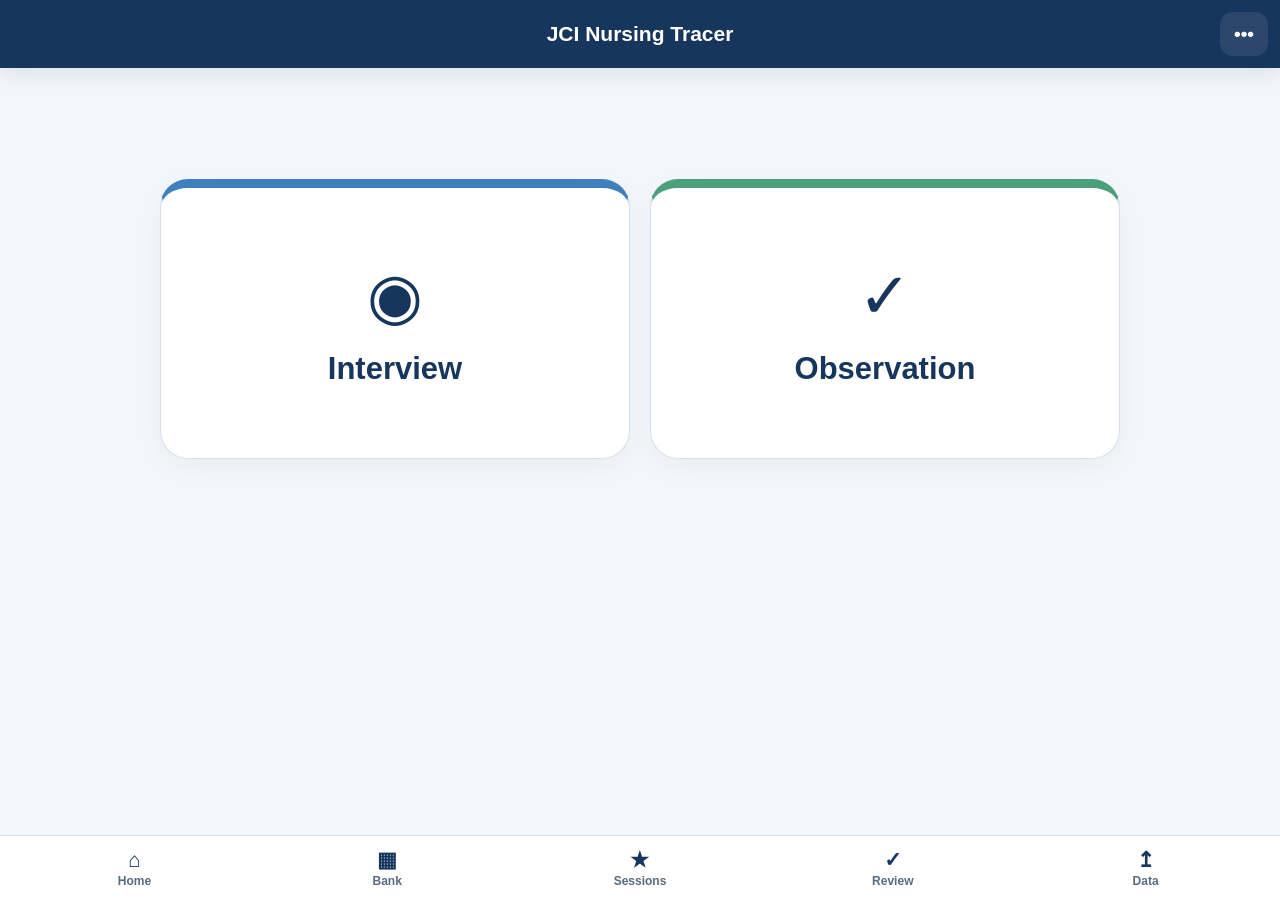
<file: jci-tracer/index.html>
<!doctype html>
<html lang="en">
<head>
  <meta charset="utf-8"><meta name="viewport" content="width=device-width,initial-scale=1,viewport-fit=cover">
  <meta name="theme-color" content="#17365d"><meta name="apple-mobile-web-app-capable" content="yes"><meta name="apple-mobile-web-app-status-bar-style" content="default"><meta name="apple-mobile-web-app-title" content="JCI Tracer">
  <link rel="apple-touch-icon" href="./icons/icon-180.png"><link rel="manifest" href="./manifest.webmanifest"><link rel="stylesheet" href="./style.css"><title>JCI Nursing Tracer</title>
</head>
<body><div id="app">
<header class="topbar"><button id="headerBack" class="iconBtn hidden" aria-label="Back">‹</button><h1>JCI Nursing Tracer</h1><button id="menuBtn" class="iconBtn" aria-label="Menu">•••</button></header>
<main>
<section id="setupScreen" class="screen"><div class="panel narrow"><h2>Set Up</h2><p class="muted">Import the workflow database to begin.</p><div id="dbStatus" class="notice"></div><button id="importDbBtn" class="primary wide">Import Database</button><input id="dbFile" type="file" accept=".json,application/json" hidden></div></section>
<section id="homeScreen" class="screen"><div class="homeChoices"><button id="startInterview" class="homeChoice interviewAccent"><span class="homeIcon">◉</span><b>Interview</b></button><button id="startObservation" class="homeChoice observationAccent"><span class="homeIcon">✓</span><b>Observation</b></button></div></section>
<section id="utilityScreen" class="screen"><div class="panel"><h2>Menu</h2><div class="grid two"><button id="menuHistory" class="choice"><b>History & Review</b><small>Completed interviews and rounds</small></button><button id="menuSaved" class="choice"><b>Saved Sessions</b><small>Reusable interview templates</small></button><button id="menuBank" class="choice"><b>Interview Bank</b><small>Browse or build a session</small></button><button id="menuData" class="choice"><b>Data & Backup</b><small>Export, restore, or replace database</small></button></div></div></section>

<section id="interviewUnitScreen" class="screen"><div class="panel"><h2>Choose Unit</h2><div id="interviewUnitGrid" class="grid two"></div></div></section>
<section id="interviewRoleScreen" class="screen"><div class="panel narrow"><h2 id="interviewRoleHeading">Choose Role</h2><div class="grid three roleGrid"><button class="choice interviewRole" data-role="SN">Staff Nurse</button><button class="choice interviewRole" data-role="CN">Charge Nurse</button><button class="choice interviewRole" data-role="HN">Head Nurse</button></div></div></section>
<section id="interviewModeScreen" class="screen"><div class="panel"><h2>Choose Interview</h2><div id="interviewContext" class="contextLine"></div><div class="grid two modeGrid"><button class="mode interviewMode" data-mode="quick"><span>◈</span><b>General Round</b><small>Mixed questions</small></button><button class="mode interviewMode" data-mode="general"><span>●</span><b>Core Questions</b><small>Common essentials</small></button><button class="mode interviewMode" data-mode="situation"><span>◎</span><b>Patient / Situation</b><small>Current patient, device, procedure, or event</small></button><button class="mode interviewMode" data-mode="chapter"><span>▦</span><b>By Chapter</b><small>Select JCI chapter</small></button><button class="mode interviewMode spanTwo" data-mode="more"><span>•••</span><b>More</b><small>Saved Session or Manual Bank</small></button></div></div></section>
<section id="moreInterviewScreen" class="screen"><div class="panel narrow"><h2>More</h2><div class="grid two"><button id="openSavedFromFlow" class="choice"><b>Saved Session</b><small>Use a reusable template</small></button><button id="openManualFromFlow" class="choice"><b>Manual Bank</b><small>Select exact questions</small></button></div></div></section>
<section id="builderScreen" class="screen"><div class="panel narrow"><h2 id="builderTitle">Configure</h2><div id="builderGrid" class="grid two"></div><div class="simpleConfig"><label>Questions</label><select id="builderCount"><option value="5">5</option><option value="8" selected>8</option><option value="12">12</option><option value="20">20</option></select></div><div id="builderStatus" class="micro"></div><button id="builderContinue" class="primary wide">Continue</button></div></section>
<section id="staffConfirmScreen" class="screen"><div class="panel narrow"><h2>Staff ID</h2><div id="staffConfirmContext" class="contextLine"></div><label>Staff ID</label><input id="staffConfirmId" type="text" autocomplete="off" placeholder="Enter Staff ID"><button id="changeQuestionCount" class="textBtn">Change question number</button><button id="staffConfirmStart" class="primary wide">Start Interview</button></div></section>

<section id="bankSetupScreen" class="screen"><div class="panel narrow"><h2>Interview Bank</h2><label>Unit</label><select id="bankUnit"></select><label>Role</label><select id="bankRole"><option value="SN">Staff Nurse</option><option value="CN">Charge Nurse</option><option value="HN">Head Nurse</option></select><button id="openBankBtn" class="primary wide">Open Bank</button></div></section>
<section id="bankScreen" class="screen"><div class="panel"><div class="headingRow"><div><h2 id="bankHeading">Manual Bank</h2><div id="bankCount" class="micro"></div></div><button id="bankBack" class="secondary compactBtn">Back</button></div><div class="bankFilters"><input id="bankSearch" type="search" placeholder="Search questions"><select id="bankChapter"></select></div><div class="selectionBar"><b id="selectedCount">0 selected</b><button id="reviewSelection" class="primary compactBtn">Review</button></div><div id="bankList"></div></div></section>
<section id="selectionScreen" class="screen"><div class="panel"><h2>Selected Questions</h2><div id="selectionList"></div><div class="stickyFooter"><button id="selectionBack" class="secondary">Back</button><button id="startManual" class="primary">Start Now</button><button id="saveAndStart" class="primary">Save & Start</button></div></div></section>
<section id="savedScreen" class="screen"><div class="panel"><div class="headingRow"><div><h2>Saved Sessions</h2><div id="savedContext" class="micro"></div></div><button id="savedChange" class="secondary compactBtn">Change</button></div><div id="savedList"></div></div></section>
<section id="savedSetupScreen" class="screen"><div class="panel narrow"><h2>Saved Sessions</h2><label>Unit</label><select id="savedUnit"></select><label>Role</label><select id="savedRole"><option value="SN">Staff Nurse</option><option value="CN">Charge Nurse</option><option value="HN">Head Nurse</option></select><button id="openSavedBtn" class="primary wide">Open Sessions</button></div></section>

<section id="interviewRunScreen" class="screen"><div class="panel runPanel"><div class="runHeader"><div><h2>Interview</h2><div id="interviewRunContext" class="contextLine"></div></div><div id="interviewProgress" class="progressText">0 of 0 completed</div></div><div class="progress"><div id="interviewProgressFill"></div></div><div id="interviewQuestionList" class="accordionList"></div><div class="stickyFooter"><button id="finishInterview" class="primary wide">Finish Session</button></div></div></section>
<section id="interviewSummaryScreen" class="screen"><div class="panel"><h2>Interview Complete</h2><div id="interviewSummary"></div><div class="grid two summaryActions"><button id="reviewInterviewGaps" class="secondary">Review Gaps</button><button id="nextStaffSameSetup" class="primary">Next Staff — Same Setup</button><button id="sameStaffNewQuestions" class="secondary">Same Staff — New Questions</button><button id="sameUnitNewSetup" class="secondary">Same Unit — New Setup</button><button id="changeInterviewUnit" class="secondary">Change Unit</button><button class="textBtn" data-home>Home</button></div></div></section>

<section id="observationUnitScreen" class="screen"><div class="panel"><h2>Choose Unit</h2><div id="observationUnitGrid" class="grid two"></div></div></section>
<section id="observationAreaScreen" class="screen"><div class="panel"><div class="headingRow"><div><h2 id="observationAreaHeading">Choose Area</h2><div id="observationRoundProgress" class="micro"></div></div><button id="obsChangeUnit" class="secondary compactBtn">Change Unit</button></div><div id="obsSourceGap" class="notice hidden"></div><div id="observationAreaGrid" class="grid two"></div><div id="finishRoundWrap" class="actions roundFooter hidden"><button id="saveExitObservationRound" class="secondary">Save & Exit</button><button id="finishObservationRound" class="primary">Finish Unit Round</button></div></div></section>
<section id="observationRunScreen" class="screen"><div class="panel runPanel"><div class="runHeader"><div><h2 id="observationRunTitle">Area Checklist</h2><div id="observationRunContext" class="contextLine"></div></div><div id="observationProgress" class="progressText">0 of 0 checked</div></div><div class="progress"><div id="observationProgressFill"></div></div><div id="observationCheckList" class="accordionList"></div><div class="stickyFooter observationFooter"><button id="completeObservationArea" class="primary">Complete & Next Area</button><button id="chooseObservationAreaFromRun" class="secondary">Choose Area</button><button id="saveExitObservationRun" class="secondary">Save & Exit</button></div></div></section>
<section id="areaCompleteScreen" class="screen"><div class="panel narrow"><h2>Area Complete</h2><div id="areaCompleteSummary"></div><div class="grid two summaryActions"><button id="nextObservationArea" class="primary">Next Area</button><button id="chooseObservationArea" class="secondary">Choose Area</button><button id="saveExitFromArea" class="secondary">Save & Exit</button><button id="finishRoundFromArea" class="secondary">Finish Unit Round</button></div></div></section>
<section id="observationSummaryScreen" class="screen"><div class="panel"><h2>Unit Round Complete</h2><div id="observationSummary"></div><div class="grid two summaryActions"><button id="reviewObservationFindings" class="secondary">Review Findings</button><button id="continueObservationAreas" class="primary">Continue Remaining Areas</button><button id="newRoundSameUnit" class="secondary">New Round — Same Unit</button><button id="chooseAreaSameUnit" class="secondary">Choose Area — Same Unit</button><button id="changeObservationUnit" class="secondary">Change Unit</button><button class="textBtn" data-home>Home</button></div></div></section>

<section id="historyScreen" class="screen"><div class="panel"><h2>History & Review</h2><div class="tabs"><button class="tab selected" data-historytab="interviews">Interviews</button><button class="tab" data-historytab="observations">Observations</button></div><div id="historyList"></div></div></section>
<section id="dataScreen" class="screen"><div class="panel narrow"><h2>Data & Backup</h2><div id="dataSummary" class="notice"></div><div class="grid two"><button id="exportBackupBtn" class="primary">Export Backup</button><button id="importBackupBtn" class="secondary">Restore Backup</button><button id="replaceMasterBtn" class="secondary">Replace Database</button><button id="exportInterviewCsv" class="secondary">Interview CSV</button><button id="exportObservationCsv" class="secondary">Observation CSV</button></div><input id="backupFile" type="file" accept=".json,application/json" hidden></div></section>
</main></div>
<nav class="bottom" aria-label="Main navigation"><button data-mainnav="home"><span>⌂</span>Home</button><button data-mainnav="bank"><span>▦</span>Bank</button><button data-mainnav="saved"><span>★</span>Sessions</button><button data-mainnav="review"><span>✓</span>Review</button><button data-mainnav="data"><span>↥</span>Data</button></nav>
<div id="modal" class="modal hidden"><div class="sheet"><div class="sheetHead"><h3 id="modalTitle"></h3><button id="modalClose" class="iconBtn">×</button></div><div id="modalBody" class="sheetBody"></div></div></div><div id="toast" class="toast hidden"></div><script src="./app.js"></script></body></html>
</file>
<file: jci-tracer/style.css>
:root{--navy:#17365d;--blue:#3779b8;--bg:#f3f6fa;--card:#fff;--text:#172033;--muted:#68778c;--line:#d7e0eb;--green:#def1df;--greenText:#216536;--amber:#fff0c4;--amberText:#795700;--red:#f6dddd;--redText:#913333;--gray:#edf2f7;--shadow:0 8px 28px #17365d0b}
*{box-sizing:border-box;-webkit-tap-highlight-color:transparent}html,body{margin:0;min-height:100%;font-family:-apple-system,BlinkMacSystemFont,"Segoe UI",Arial,sans-serif;background:var(--bg);color:var(--text)}button,input,select,textarea{font:inherit}button{touch-action:manipulation;cursor:pointer}.topbar{position:sticky;top:0;z-index:30;height:68px;display:grid;grid-template-columns:52px 1fr 52px;align-items:center;background:var(--navy);color:#fff;padding:8px max(12px,env(safe-area-inset-left));box-shadow:0 5px 20px #17365d1c}.topbar h1{font-size:21px;text-align:center;margin:0}.iconBtn{border:0;background:#ffffff16;color:inherit;border-radius:13px;min-height:44px;padding:8px;font-weight:900;font-size:19px}.topbar .iconBtn:first-child{font-size:34px;line-height:1}.screen{display:none}.screen.active{display:block}main{max-width:1120px;margin:auto;padding:12px 14px calc(32px + env(safe-area-inset-bottom))}.panel{background:var(--card);border:1px solid var(--line);border-radius:22px;padding:20px;margin-top:8px;box-shadow:var(--shadow)}.panel.narrow{max-width:780px;margin:8px auto 0}.runPanel{padding-bottom:8px}h2{color:var(--navy);font-size:27px;margin:0 0 14px}.muted{color:var(--muted);line-height:1.5;margin:0 0 16px}.micro{font-size:12px;color:var(--muted);line-height:1.45}.contextLine{color:#526277;font-size:13px;margin:4px 0 16px}.grid{display:grid;gap:11px}.grid.two{grid-template-columns:repeat(2,minmax(0,1fr))}.grid.three{grid-template-columns:repeat(3,minmax(0,1fr))}.choice,.mode,.unitCard,.areaCard{border:1px solid #cbd7e6;background:#fff;color:var(--text);border-radius:16px;min-height:68px;padding:14px 16px;text-align:left;font-weight:780}.choice small,.mode small{display:block;margin-top:5px;color:var(--muted);font-size:12px;font-weight:550;line-height:1.35}.mode{min-height:112px}.mode span{display:block;color:var(--navy);font-size:25px;margin-bottom:8px}.spanTwo{grid-column:1/-1}.homeChoices{display:grid;grid-template-columns:repeat(2,minmax(0,1fr));gap:20px;max-width:960px;margin:11vh auto}.homeChoice{min-height:280px;border:1px solid var(--line);border-radius:28px;background:#fff;box-shadow:var(--shadow);color:var(--navy);font-size:31px}.homeChoice .homeIcon{display:block;font-size:64px;margin-bottom:18px}.interviewAccent{border-top:9px solid #3e7fbd}.observationAccent{border-top:9px solid #49a07a}.unitCard,.areaCard{display:grid;grid-template-columns:1fr auto;align-items:center;gap:12px;position:relative;overflow:hidden}.unitCard:before{content:"";position:absolute;left:0;top:0;bottom:0;width:6px;background:var(--accent,#7f9bb8)}.unitCard.disabled{background:#f2f4f7;color:#788596}.countBadge,.statusBadge{background:#edf3f9;color:var(--navy);border-radius:999px;padding:6px 9px;font-size:12px;font-weight:850;white-space:nowrap}.unitCard[data-family="critical"]{--accent:#315e91}.unitCard[data-family="medical"],.unitCard[data-family="longterm"]{--accent:#4b9b93}.unitCard[data-family="surgical"],.unitCard[data-family="procedural"]{--accent:#7a67a7}.unitCard[data-family="pediatric"],.unitCard[data-family="maternity"]{--accent:#b66f91}.unitCard[data-family="emergency"]{--accent:#c26c54}.unitCard[data-family="dialysis"]{--accent:#4389a2}.unitCard[data-family="behavioral"],.unitCard[data-family="rehabilitation"]{--accent:#718a55}.unitCard[data-family="ambulatory"]{--accent:#6380a0}button.primary,button.secondary,.wide,.compactBtn{border:1px solid var(--navy);border-radius:14px;min-height:52px;padding:12px 15px;font-weight:800}button.primary{background:var(--navy);color:#fff}button.secondary{background:#eef3f8;color:var(--text);border-color:#ccd7e4}.wide{width:100%;margin-top:15px}.compactBtn{min-height:43px;padding:8px 12px;margin:0;width:auto}.textBtn{border:0;background:transparent;color:var(--blue);min-height:44px;padding:8px 4px;font-weight:800}.simpleConfig{margin-top:16px}.simpleConfig label,label{display:block;font-size:13px;font-weight:800;margin:12px 0 6px;color:#334155}input,select,textarea{width:100%;border:1px solid #c9d5e4;background:#fff;border-radius:13px;min-height:50px;padding:12px 13px;font-size:16px}textarea{min-height:82px;resize:vertical}.selected{border:2px solid var(--blue)!important;background:#eaf3fb!important}.notice{border:1px solid #d8e2ed;background:#f8fafc;border-radius:14px;padding:14px;line-height:1.45;margin:12px 0}.headingRow,.runHeader{display:flex;justify-content:space-between;align-items:flex-start;gap:12px}.runHeader h2{margin-bottom:3px}.progressText{color:var(--navy);font-size:13px;font-weight:850;white-space:nowrap;padding-top:8px}.progress{height:8px;background:#e7ecf2;border-radius:999px;overflow:hidden;margin:12px 0 17px}.progress div{height:100%;width:0;background:var(--blue);transition:width .2s}.accordionList{display:grid;gap:10px}.accordion{border:1px solid var(--line);border-radius:16px;background:#fff;overflow:hidden}.accordionHeader{width:100%;min-height:72px;border:0;background:#fff;display:grid;grid-template-columns:auto 1fr auto;gap:12px;align-items:center;padding:13px;text-align:left;color:var(--text)}.accordionNumber{width:34px;height:34px;border-radius:50%;background:#eef3f8;color:var(--navy);display:grid;place-items:center;font-weight:900}.accordionTitle{font-weight:780;line-height:1.35}.accordionMeta{font-size:11px;color:var(--muted);margin-top:4px}.accordionBody{display:none;border-top:1px solid var(--line);padding:15px}.accordion.open .accordionBody{display:block}.questionFull{font-size:18px;font-weight:750;line-height:1.48;margin-bottom:14px}.resultButtons{display:grid;grid-template-columns:repeat(4,minmax(0,1fr));gap:8px;margin:10px 0}.resultButtons button{border:1px solid #ccd7e4;border-radius:13px;min-height:57px;padding:9px;font-weight:800}.understood,.compliant{background:var(--green);color:var(--greenText)}.partial{background:var(--amber);color:var(--amberText)}.notunderstood,.noncompliant{background:var(--red);color:var(--redText)}.notasked,.na{background:var(--gray);color:#4f6074}.resultButtons button.active{outline:3px solid #3479b755}.detailActions{display:flex;gap:8px;flex-wrap:wrap;margin-top:12px}.detailActions button{min-height:42px;border:1px solid #ccd7e4;background:#f5f8fb;color:#274766;border-radius:12px;padding:8px 11px;font-weight:800}.stickyFooter{position:sticky;bottom:0;z-index:15;background:#fffffff2;backdrop-filter:blur(8px);border-top:1px solid var(--line);padding:12px 0 calc(8px + env(safe-area-inset-bottom));margin-top:16px;display:flex;gap:9px}.selectionBar{position:sticky;top:76px;z-index:14;background:#f8fafcf2;backdrop-filter:blur(8px);border:1px solid var(--line);border-radius:13px;padding:9px 12px;margin:12px 0;display:flex;justify-content:space-between;align-items:center}.bankFilters{display:grid;grid-template-columns:2fr 1fr;gap:10px}.chapterHeader{background:#edf3f8;color:var(--navy);font-weight:900;border-radius:11px;padding:9px 11px;margin:14px 0 6px}.bankRow{display:grid;grid-template-columns:auto 1fr auto;gap:11px;align-items:start;border-bottom:1px solid #edf1f5;padding:11px 2px}.bankRow input{width:22px;height:22px;min-height:22px;margin:3px 0}.bankQuestion{font-size:14px;line-height:1.4}.summaryCards{display:grid;grid-template-columns:repeat(4,minmax(0,1fr));gap:9px;margin:14px 0}.summaryCard{background:#f8fafc;border:1px solid var(--line);border-radius:13px;padding:12px;text-align:center}.summaryCard b{display:block;color:var(--navy);font-size:22px}.summaryCard span{font-size:11px;color:var(--muted)}.stackedBar{height:16px;border-radius:999px;overflow:hidden;display:flex;background:#edf2f7;margin:12px 0}.stackedBar span{height:100%}.barGreen{background:#68a66f}.barAmber{background:#d8ad3e}.barRed{background:#c96767}.barGray{background:#aab5c3}.legend{display:flex;gap:12px;flex-wrap:wrap;font-size:11px;color:#536276;margin-bottom:18px}.legend i{width:9px;height:9px;border-radius:50%;display:inline-block;margin-right:4px}.followList{border-top:1px solid var(--line);margin-top:14px}.followItem{padding:11px 0;border-bottom:1px solid #edf1f5}.summaryActions{margin-top:18px}.actions{display:flex;gap:10px;margin-top:15px}.tabs{display:flex;gap:7px;margin-bottom:15px}.tab{border:1px solid #ccd7e4;background:#fff;border-radius:999px;padding:8px 13px;font-weight:800}.historyCard,.savedCard{border:1px solid var(--line);border-radius:14px;padding:13px;margin:10px 0}.historyTitle,.savedTitle{font-weight:850;color:var(--navy)}.historyMeta,.savedMeta{font-size:11px;color:var(--muted);margin-top:4px}.modal{position:fixed;inset:0;background:#0f172a88;z-index:100;display:flex;align-items:flex-end;justify-content:center}.sheet{background:#fff;width:min(860px,100%);max-height:88vh;overflow:auto;border-radius:24px 24px 0 0;padding:18px 18px calc(22px + env(safe-area-inset-bottom));box-shadow:0 -15px 50px #0003}.sheetHead{display:flex;justify-content:space-between;align-items:center;gap:10px;position:sticky;top:-18px;background:#fff;padding:9px 0;z-index:2}.sheetHead h3{margin:0;color:var(--navy)}.sheetBody{font-size:15px;line-height:1.55}.sourceBlock{border-top:1px solid var(--line);padding-top:12px;margin-top:12px}.sourceBlock:first-child{border:0;padding-top:0;margin-top:0}.toast{position:fixed;left:50%;bottom:26px;transform:translateX(-50%);background:#172033;color:#fff;border-radius:999px;padding:10px 15px;z-index:150;font-size:12px}.hidden{display:none!important}
.areaCardWrap{position:relative}.areaCardWrap .areaCard{width:100%;padding-right:110px}.areaCardWrap .skipArea{position:absolute;right:10px;bottom:4px;font-size:12px}.areaCard>span{display:grid;justify-items:end;gap:5px}.areaStatus{font-size:11px;color:var(--muted);font-weight:700}.resumeChoice{display:block;width:min(720px,calc(100% - 28px));margin:10px auto 0;border:1px solid #bfd2e5;background:#eaf3fb;color:var(--navy);border-radius:16px;min-height:64px;padding:12px 16px;text-align:left}.resumeChoice small{display:block;color:var(--muted);margin-top:4px}.observationResume{background:#e9f5ef;border-color:#bedfce}.followItem.textBtn{display:block;width:100%;text-align:left;border-radius:0;min-height:48px}.sheetBody .choice{display:block;width:100%;margin:8px 0}.statusBadge.notassessed{background:var(--gray);color:#4f6074}.statusBadge.understood,.statusBadge.compliant{background:var(--green);color:var(--greenText)}.statusBadge.partial{background:var(--amber);color:var(--amberText)}.statusBadge.notunderstood,.statusBadge.noncompliant{background:var(--red);color:var(--redText)}.statusBadge.notasked,.statusBadge.na{background:var(--gray);color:#4f6074}h3{color:var(--navy);margin:20px 0 8px}
.topbar{grid-template-columns:48px minmax(0,1fr) 48px}.topbar h1{white-space:nowrap;overflow:hidden;text-overflow:ellipsis}.topbar #headerBack.hidden{display:block!important;visibility:hidden}.topbar #menuBtn{width:48px;padding:8px 4px}body{padding-bottom:calc(72px + env(safe-area-inset-bottom))}.bottom{position:fixed;left:0;right:0;bottom:0;z-index:40;background:#fff;border-top:1px solid var(--line);padding:6px 10px calc(6px + env(safe-area-inset-bottom));display:grid;grid-template-columns:repeat(5,minmax(0,1fr));gap:4px}.bottom button{min-height:52px;border:0;background:transparent;color:#596b80;border-radius:10px;padding:4px;font-size:12px;font-weight:750}.bottom button span{display:block;color:var(--navy);font-size:21px;line-height:1.1;margin-bottom:2px}.officialRef h4{color:var(--navy);font-size:15px;margin:14px 0 5px}.officialRef h4:first-child{margin-top:0}.refCode{display:inline-block;background:#edf3f9;color:var(--navy);font-weight:900;border-radius:999px;padding:5px 9px;margin-bottom:5px}.officialRef p{margin:7px 0 14px}.toast{bottom:90px}
.accordionHeader{align-items:start;min-height:96px}.accordionContent{display:block;min-width:0;padding-top:1px}.accordionTitle{display:block;color:var(--text);font-size:17px;font-weight:850;line-height:1.3;margin:0 0 5px}.accordionMeta{display:block;color:#4d627a;font-size:12px;font-weight:750;line-height:1.4;margin:0 0 5px;overflow-wrap:anywhere}.questionPreview{display:-webkit-box;-webkit-box-orient:vertical;-webkit-line-clamp:2;overflow:hidden;color:var(--muted);font-size:13px;font-weight:500;line-height:1.4}.accordionHeader .accordionNumber,.accordionHeader .statusBadge{margin-top:2px}
.areaCardWrap:not([data-state="not_started"]) .areaCard{padding-right:16px}.areaCardWrap[data-state="in_progress"] .areaCard{border-left:6px solid #d6a42e}.areaCardWrap[data-state="completed"] .areaCard{border-left:6px solid #55a56d;background:#fbfefc}.areaCardWrap[data-state="skipped"] .areaCard{border-left:6px solid #94a3b8;background:#f8fafc}.areaProgressTrack{grid-column:1/-1;height:6px;background:#e7edf4;border-radius:999px;overflow:hidden;margin-top:2px}.areaProgressTrack i{display:block;height:100%;background:var(--blue);border-radius:999px}.areaCardWrap[data-state="completed"] .areaProgressTrack i{background:#55a56d}.roundFooter{justify-content:flex-end}.roundFooter button{flex:1}.observationFooter button{flex:1}.primary:disabled,button:disabled{cursor:not-allowed;opacity:.55}.resumeChoice small{line-height:1.45}.followItem{line-height:1.4}
@media(max-width:720px){.topbar h1{font-size:18px}.panel{padding:14px;border-radius:17px}.grid.three,.roleGrid{grid-template-columns:1fr}.homeChoices{grid-template-columns:1fr;margin:5vh auto}.homeChoice{min-height:200px}.resultButtons{grid-template-columns:repeat(2,1fr)}.summaryCards{grid-template-columns:repeat(2,1fr)}.bankFilters{grid-template-columns:1fr}.questionFull{font-size:17px}.stickyFooter{flex-wrap:wrap}.stickyFooter button{flex:1}.grid.two.summaryActions{grid-template-columns:1fr}.areaCardWrap .areaCard{padding-right:16px}.areaCardWrap .skipArea{position:static;width:100%;text-align:right}}
</file>
